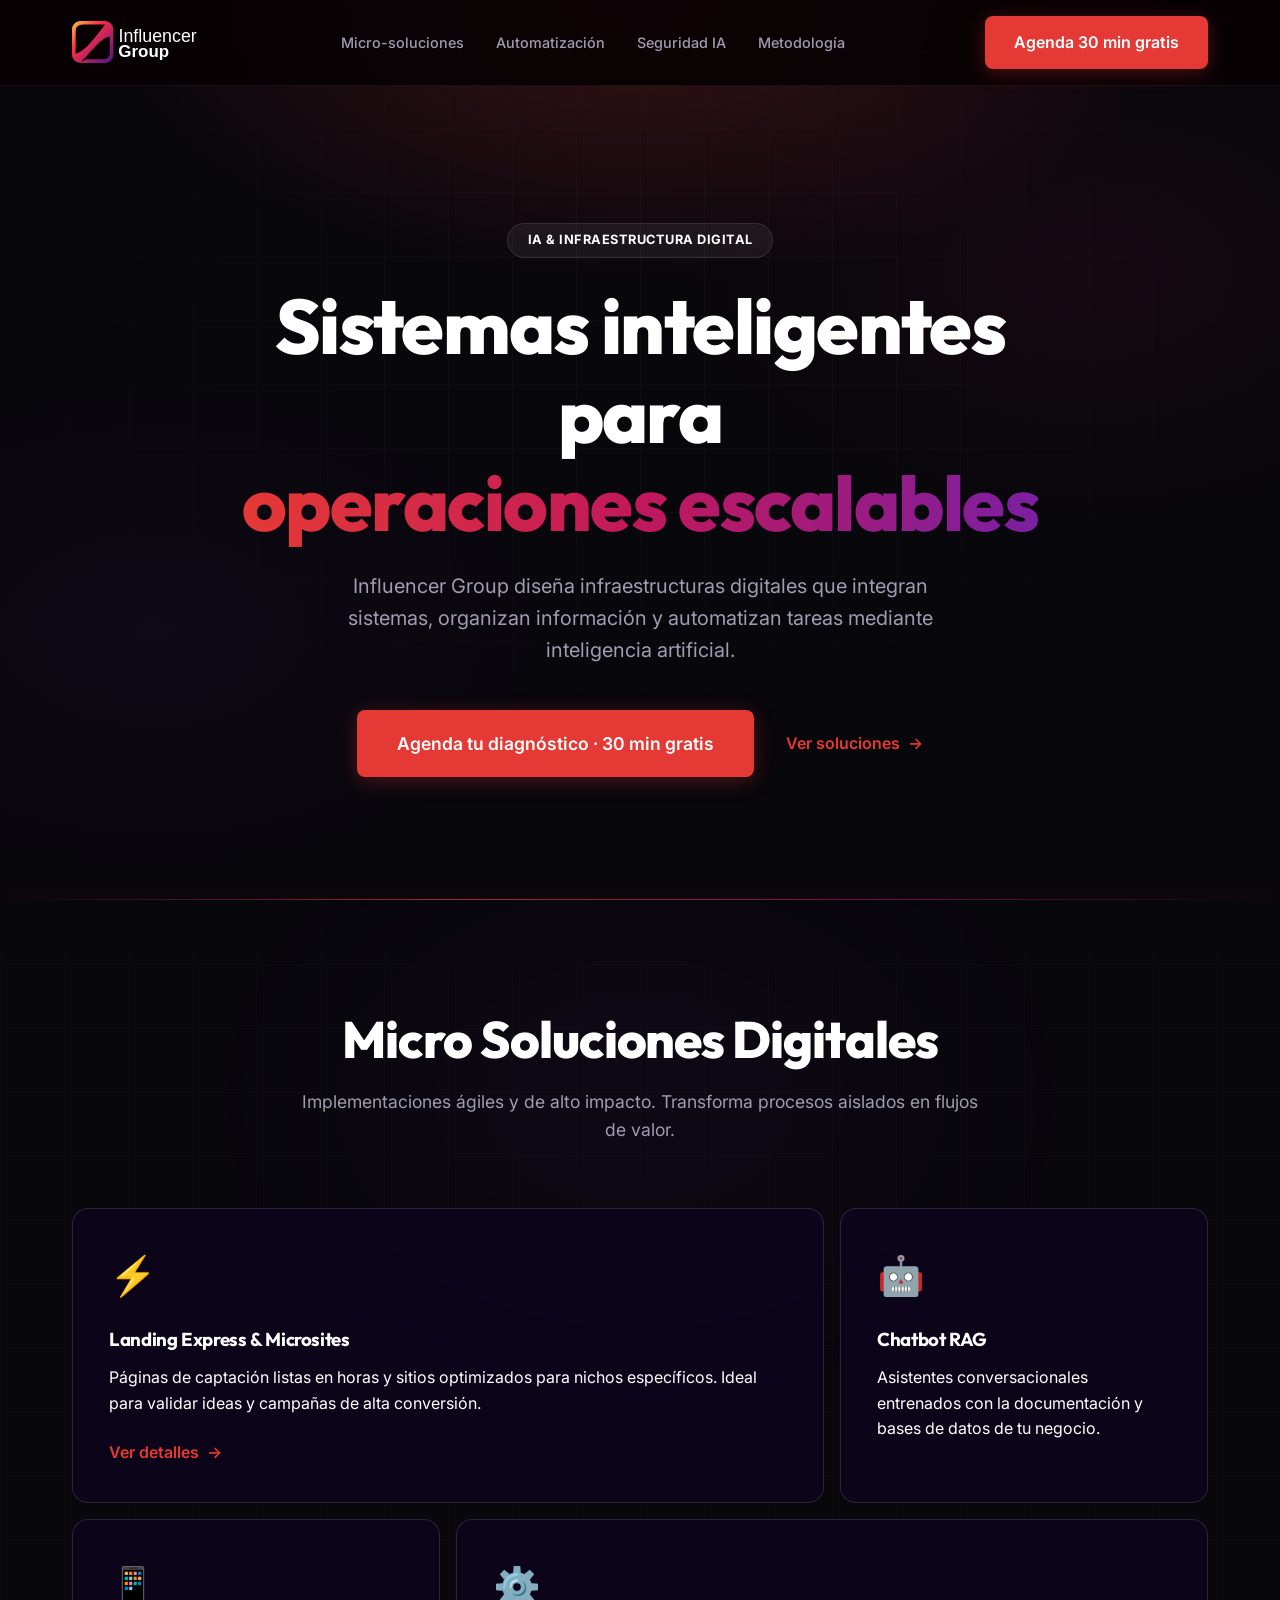
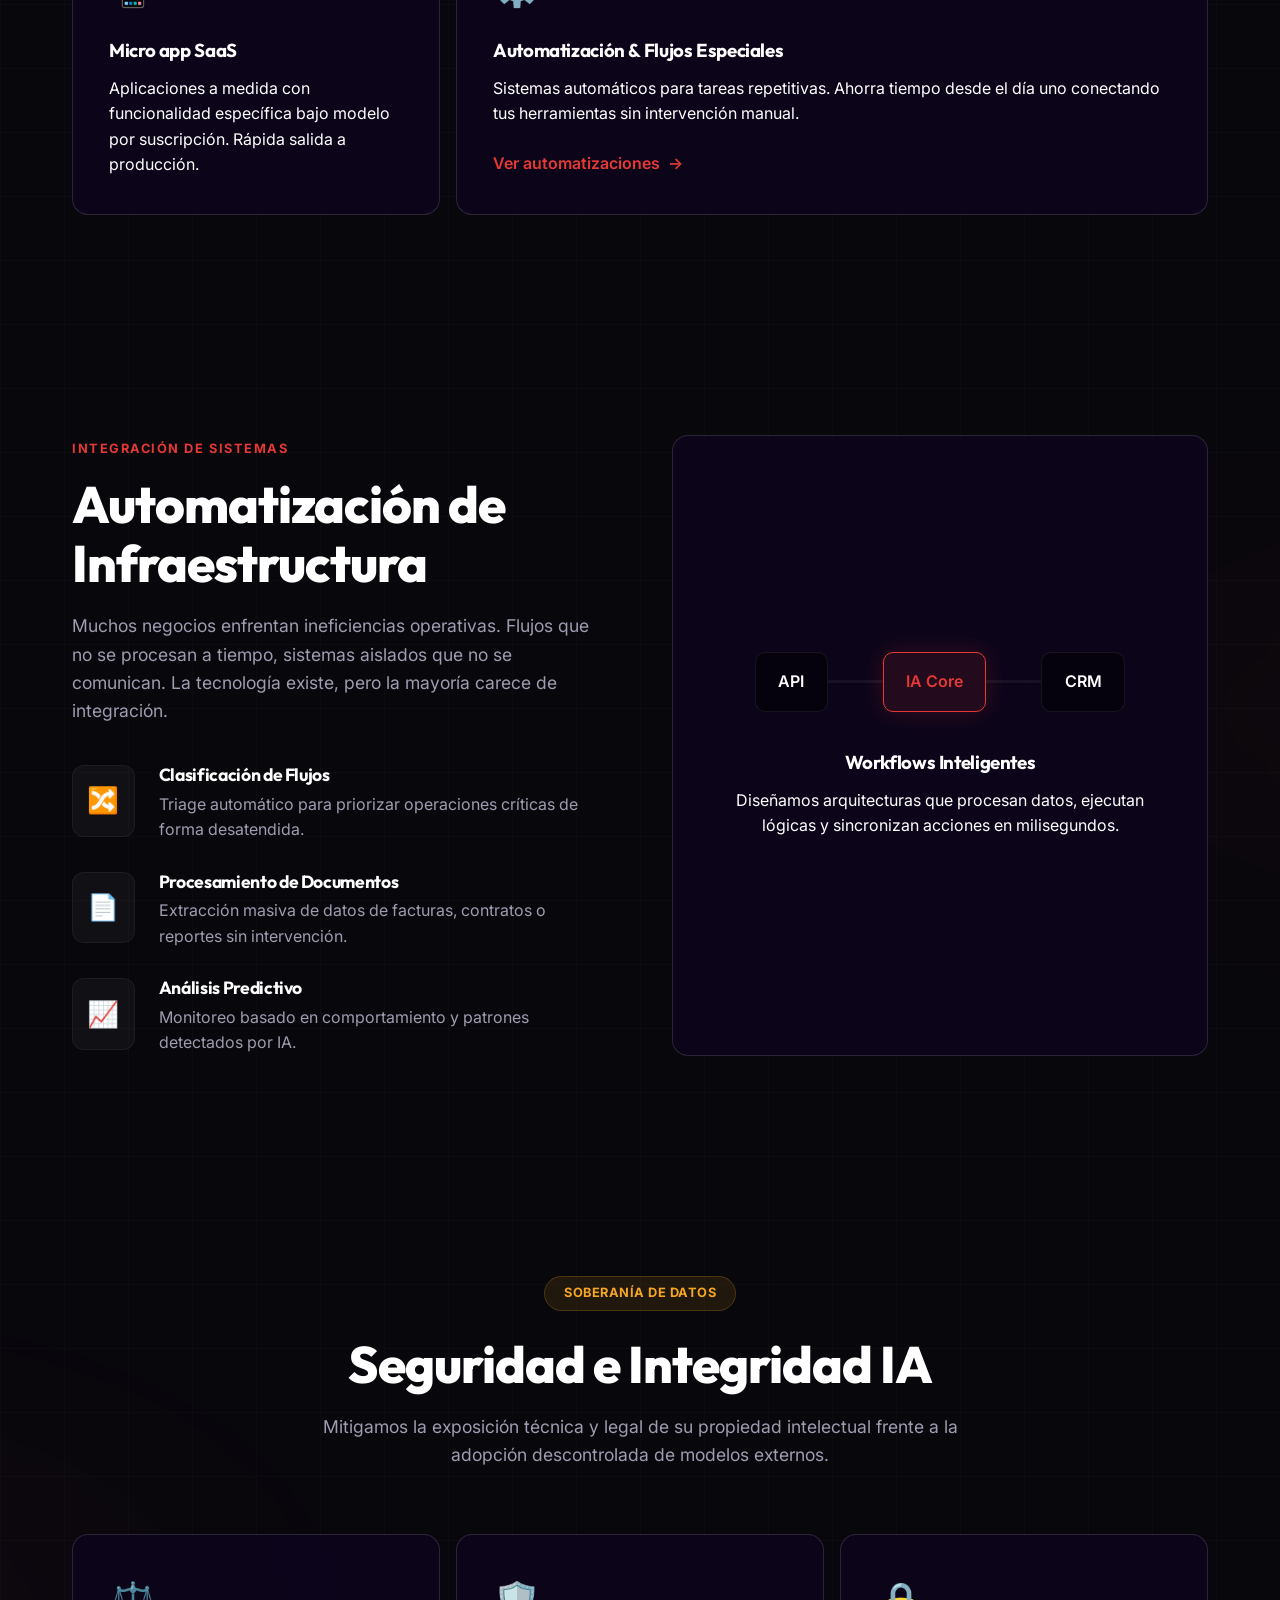
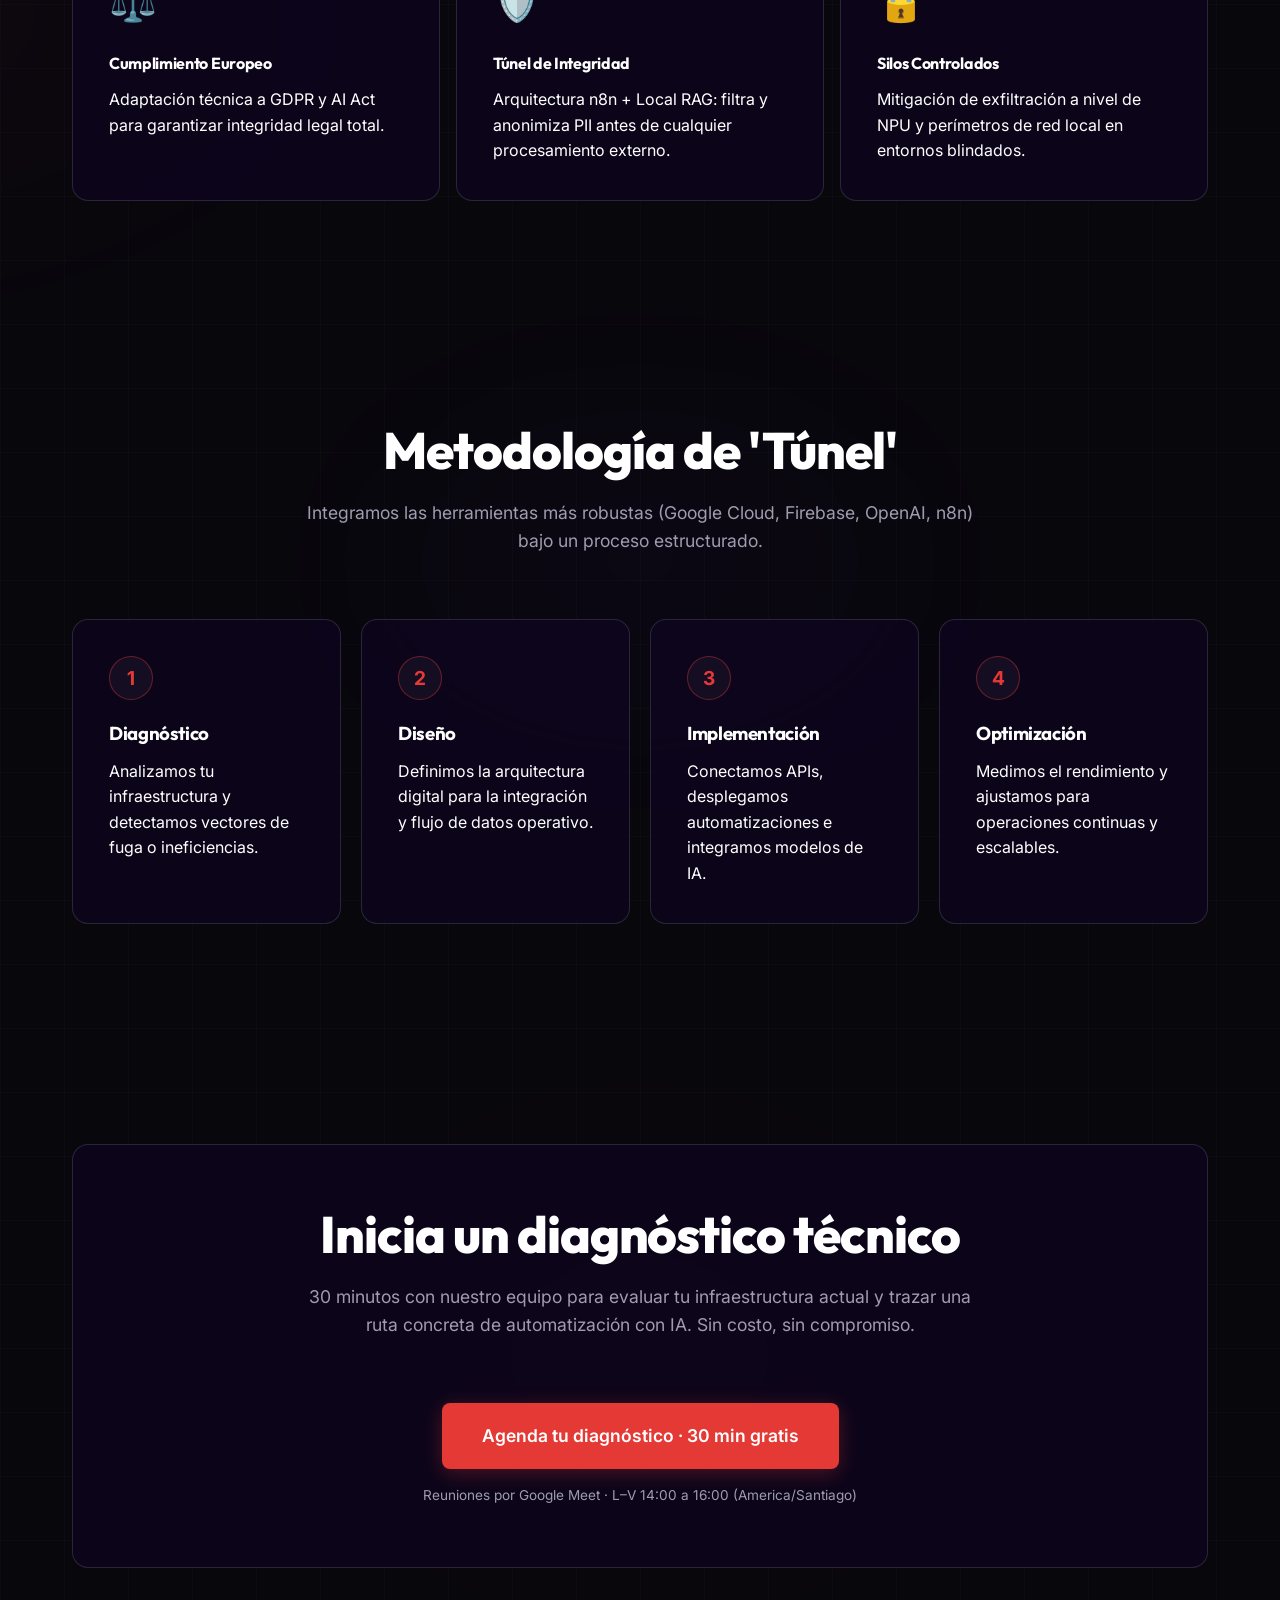
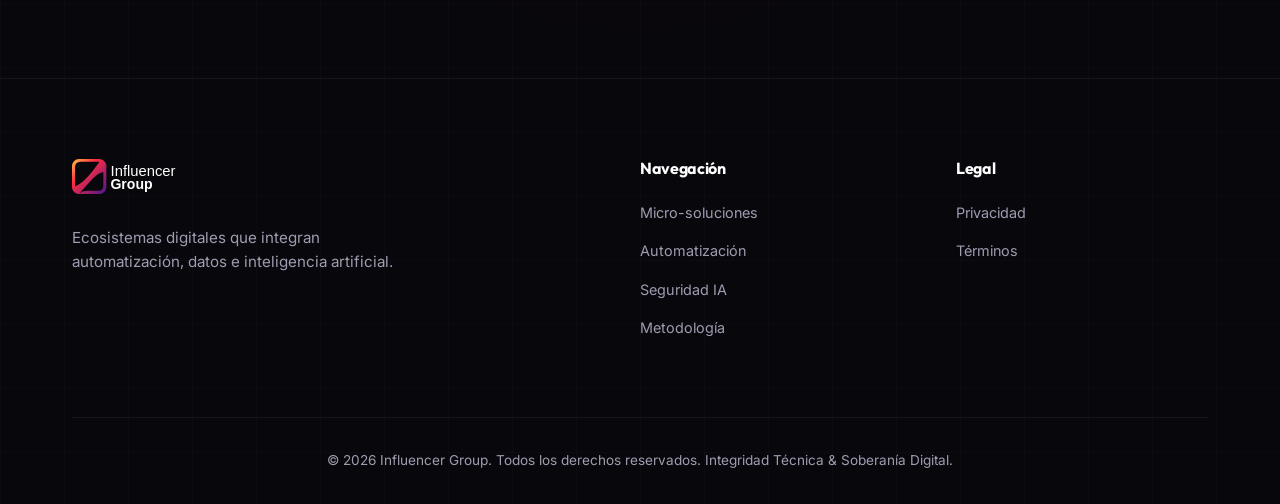
<file: index.html>
<!DOCTYPE html>
<html lang="es">
<head>
    <meta charset="UTF-8">
    <meta name="viewport" content="width=device-width, initial-scale=1.0">
    <title>Influencer Group | Automatización e Infraestructura IA</title>
    <meta name="description" content="Influencer Group diseña infraestructuras digitales inteligentes, automatiza procesos y crea micro-soluciones con IA para escalar tu negocio.">
    
    <!-- Open Graph / Facebook / WhatsApp -->
    <meta property="og:type" content="website">
    <meta property="og:url" content="https://igapp.cl/">
    <meta property="og:title" content="Influencer Group | Automatización e Infraestructura IA">
    <meta property="og:description" content="Sistemas inteligentes para operaciones escalables. Diseñamos infraestructuras digitales que integran sistemas y automatizan tareas.">
    <meta property="og:image" content="https://igapp.cl/Logo%20Influencer%20Whastapp.png">
    <meta property="og:image:secure_url" content="https://igapp.cl/Logo%20Influencer%20Whastapp.png">
    <meta property="og:image:type" content="image/png">

    <!-- Twitter -->
    <meta property="twitter:card" content="summary_large_image">
    <meta property="twitter:url" content="https://igapp.cl/">
    <meta property="twitter:title" content="Influencer Group | Automatización e Infraestructura IA">
    <meta property="twitter:description" content="Sistemas inteligentes para operaciones escalables. Diseñamos infraestructuras digitales que integran sistemas y automatizan tareas.">
    <meta property="twitter:image" content="https://igapp.cl/Logo%20Influencer%20Whastapp.png">

    <link rel="stylesheet" href="style.css">
    <link href="https://fonts.googleapis.com/css2?family=Inter:wght@400;500;600&family=Outfit:wght@500;700;800&display=swap" rel="stylesheet">
</head>
<body>

<header class="header">
    <div class="container header-container">
        <a href="#" class="logo"><img src="./logo Influencer Group 2026 v1.svg" alt="Influencer Group"></a>
        <nav class="nav">
            <ul class="nav-list">
                <li><a href="#micro-soluciones">Micro-soluciones</a></li>
                <li><a href="#automatizacion">Automatización</a></li>
                <li><a href="#seguridad">Seguridad IA</a></li>
                <li><a href="#proceso">Metodología</a></li>
            </ul>
        </nav>
        <a href="#contacto" class="btn btn-primary"
           data-cal-namespace="asesoria-30min"
           data-cal-link="influencergroup/asesoria-30min"
           data-cal-config='{"layout":"month_view","theme":"auto"}'>Agenda 30 min gratis</a>
        <div class="mobile-menu-btn"><span></span><span></span><span></span></div>
    </div>
</header>

<!-- HERO: near-black + massive warm red-orange glow -->
<section class="hero" id="inicio">
    <canvas id="hero-canvas"></canvas>
    <div class="container text-center hero-inner">
        <div class="hero-content mx-auto">
            <span class="badge">IA & Infraestructura Digital</span>
            <h1 class="hero-title">Sistemas inteligentes para<br><span>operaciones escalables</span></h1>
            <p class="hero-subtitle">Influencer Group diseña infraestructuras digitales que integran sistemas, organizan información y automatizan tareas mediante inteligencia artificial.</p>
            <div class="hero-actions">
                <a href="#contacto" class="btn btn-primary btn-large"
                   data-cal-namespace="asesoria-30min"
                   data-cal-link="influencergroup/asesoria-30min"
                   data-cal-config='{"layout":"month_view","theme":"auto"}'>Agenda tu diagnóstico · 30 min gratis</a>
                <a href="#micro-soluciones" class="btn-link">Ver soluciones <span class="arrow">→</span></a>
            </div>
        </div>
    </div>
    <div class="hero-horizon"></div>
</section>

<!-- SECTIONS WRAPPER: deep purple + dots background -->
<div class="sections-bg">

<section class="section" id="micro-soluciones">
    <div class="container">
        <div class="section-header text-center reveal">
            <h2 class="section-title">Micro Soluciones Digitales</h2>
            <p class="section-desc mx-auto">Implementaciones ágiles y de alto impacto. Transforma procesos aislados en flujos de valor.</p>
        </div>
        <div class="bento-grid">
            <div class="bento-card bento-span-2 glass-card reveal">
                <div class="card-icon">⚡</div>
                <h3>Landing Express & Microsites</h3>
                <p>Páginas de captación listas en horas y sitios optimizados para nichos específicos. Ideal para validar ideas y campañas de alta conversión.</p>
                <a href="./landingexpress/index.html" class="btn-link mt-4">Ver detalles <span class="arrow">→</span></a>
            </div>
            <div class="bento-card bento-span-1 glass-card reveal" style="transition-delay:100ms">
                <div class="card-icon">🤖</div>
                <h3>Chatbot RAG</h3>
                <p>Asistentes conversacionales entrenados con la documentación y bases de datos de tu negocio.</p>
            </div>
            <div class="bento-card bento-span-1 glass-card reveal">
                <div class="card-icon">📱</div>
                <h3>Micro app SaaS</h3>
                <p>Aplicaciones a medida con funcionalidad específica bajo modelo por suscripción. Rápida salida a producción.</p>
            </div>
            <div class="bento-card bento-span-2 glass-card reveal" style="transition-delay:100ms">
                <div class="card-icon">⚙️</div>
                <h3>Automatización & Flujos Especiales</h3>
                <p>Sistemas automáticos para tareas repetitivas. Ahorra tiempo desde el día uno conectando tus herramientas sin intervención manual.</p>
                <a href="#contacto" class="btn-link mt-4">Ver automatizaciones <span class="arrow">→</span></a>
            </div>
        </div>
    </div>
</section>

<section class="section" id="automatizacion">
    <div class="container">
        <div class="grid grid-2 align-center gap-large">
            <div class="reveal">
                <span class="eyebrow">Integración de Sistemas</span>
                <h2 class="section-title">Automatización de<br>Infraestructura</h2>
                <p class="section-desc text-left">Muchos negocios enfrentan ineficiencias operativas. Flujos que no se procesan a tiempo, sistemas aislados que no se comunican. La tecnología existe, pero la mayoría carece de integración.</p>
                <div class="feature-rows">
                    <div class="feature-row">
                        <div class="feature-icon">🔀</div>
                        <div><h4>Clasificación de Flujos</h4><p>Triage automático para priorizar operaciones críticas de forma desatendida.</p></div>
                    </div>
                    <div class="feature-row">
                        <div class="feature-icon">📄</div>
                        <div><h4>Procesamiento de Documentos</h4><p>Extracción masiva de datos de facturas, contratos o reportes sin intervención.</p></div>
                    </div>
                    <div class="feature-row">
                        <div class="feature-icon">📈</div>
                        <div><h4>Análisis Predictivo</h4><p>Monitoreo basado en comportamiento y patrones detectados por IA.</p></div>
                    </div>
                </div>
            </div>
            <div class="visual-box glass-card reveal">
                <div class="workflow-animation">
                    <div class="node">API</div>
                    <div class="line"></div>
                    <div class="node main-node">IA Core</div>
                    <div class="line"></div>
                    <div class="node">CRM</div>
                </div>
                <h3>Workflows Inteligentes</h3>
                <p>Diseñamos arquitecturas que procesan datos, ejecutan lógicas y sincronizan acciones en milisegundos.</p>
            </div>
        </div>
    </div>
</section>

<section class="section" id="seguridad">
    <div class="container">
        <div class="section-header text-center reveal">
            <span class="badge badge-warning">Soberanía de Datos</span>
            <h2 class="section-title">Seguridad e Integridad IA</h2>
            <p class="section-desc mx-auto">Mitigamos la exposición técnica y legal de su propiedad intelectual frente a la adopción descontrolada de modelos externos.</p>
        </div>
        <div class="bento-grid grid-3">
            <div class="bento-card glass-card reveal">
                <div class="card-icon">⚖️</div>
                <h4>Cumplimiento Europeo</h4>
                <p>Adaptación técnica a GDPR y AI Act para garantizar integridad legal total.</p>
            </div>
            <div class="bento-card glass-card reveal" style="transition-delay:100ms">
                <div class="card-icon">🛡️</div>
                <h4>Túnel de Integridad</h4>
                <p>Arquitectura n8n + Local RAG: filtra y anonimiza PII antes de cualquier procesamiento externo.</p>
            </div>
            <div class="bento-card glass-card reveal" style="transition-delay:200ms">
                <div class="card-icon">🔒</div>
                <h4>Silos Controlados</h4>
                <p>Mitigación de exfiltración a nivel de NPU y perímetros de red local en entornos blindados.</p>
            </div>
        </div>
    </div>
</section>

<section class="section" id="proceso">
    <div class="container">
        <div class="section-header text-center reveal">
            <h2 class="section-title">Metodología de 'Túnel'</h2>
            <p class="section-desc mx-auto">Integramos las herramientas más robustas (Google Cloud, Firebase, OpenAI, n8n) bajo un proceso estructurado.</p>
        </div>
        <div class="process-steps">
            <div class="step glass-card reveal"><div class="step-number">1</div><h3>Diagnóstico</h3><p>Analizamos tu infraestructura y detectamos vectores de fuga o ineficiencias.</p></div>
            <div class="step glass-card reveal" style="transition-delay:100ms"><div class="step-number">2</div><h3>Diseño</h3><p>Definimos la arquitectura digital para la integración y flujo de datos operativo.</p></div>
            <div class="step glass-card reveal" style="transition-delay:200ms"><div class="step-number">3</div><h3>Implementación</h3><p>Conectamos APIs, desplegamos automatizaciones e integramos modelos de IA.</p></div>
            <div class="step glass-card reveal" style="transition-delay:300ms"><div class="step-number">4</div><h3>Optimización</h3><p>Medimos el rendimiento y ajustamos para operaciones continuas y escalables.</p></div>
        </div>
    </div>
</section>

<section class="section" id="contacto">
    <div class="container text-center reveal">
        <div class="glass-card p-large">
            <h2 class="section-title">Inicia un diagnóstico técnico</h2>
            <p class="section-desc mx-auto">30 minutos con nuestro equipo para evaluar tu infraestructura actual y trazar una ruta concreta de automatización con IA. Sin costo, sin compromiso.</p>
            <a href="#" class="btn btn-primary btn-large mt-4"
               data-cal-namespace="asesoria-30min"
               data-cal-link="influencergroup/asesoria-30min"
               data-cal-config='{"layout":"month_view","theme":"auto"}'>Agenda tu diagnóstico · 30 min gratis</a>
            <p style="margin-top: 1rem; font-size: 0.85rem; color: var(--text-muted);">Reuniones por Google Meet · L–V 14:00 a 16:00 (America/Santiago)</p>
        </div>
    </div>
</section>

<footer class="footer">
    <div class="container">
        <div class="footer-grid">
            <div class="footer-brand">
                <img src="./logo Influencer Group 2026 v1.svg" alt="Influencer Group" class="footer-logo">
                <p>Ecosistemas digitales que integran automatización, datos e inteligencia artificial.</p>
            </div>
            <div class="footer-links">
                <h4>Navegación</h4>
                <ul>
                    <li><a href="#micro-soluciones">Micro-soluciones</a></li>
                    <li><a href="#automatizacion">Automatización</a></li>
                    <li><a href="#seguridad">Seguridad IA</a></li>
                    <li><a href="#proceso">Metodología</a></li>
                </ul>
            </div>
            <div class="footer-links">
                <h4>Legal</h4>
                <ul>
                    <li><a href="#">Privacidad</a></li>
                    <li><a href="#">Términos</a></li>
                </ul>
            </div>
        </div>
        <div class="footer-bottom">
            <p>&copy; 2026 Influencer Group. Todos los derechos reservados. Integridad Técnica & Soberanía Digital.</p>
        </div>
    </div>
</footer>

</div><!-- end .sections-bg -->

<script src="script.js"></script>

<!-- Cal.com embed loader (Asesoría IGApp 30min) -->
<script type="text/javascript">
(function (C, A, L) {
  let p = function (a, ar) { a.q.push(ar); };
  let d = C.document;
  C.Cal = C.Cal || function () {
    let cal = C.Cal; let ar = arguments;
    if (!cal.loaded) {
      cal.ns = {}; cal.q = cal.q || [];
      d.head.appendChild(d.createElement("script")).src = A;
      cal.loaded = true;
    }
    if (ar[0] === L) {
      const api = function () { p(api, arguments); };
      const namespace = ar[1]; api.q = api.q || [];
      if (typeof namespace === "string") {
        cal.ns[namespace] = cal.ns[namespace] || api;
        p(cal.ns[namespace], ar); p(cal, ["initNamespace", namespace]);
      } else { p(cal, ar); }
      return;
    }
    p(cal, ar);
  };
})(window, "https://app.cal.com/embed/embed.js", "init");
Cal("init", "asesoria-30min", { origin: "https://cal.com" });
Cal.ns["asesoria-30min"]("ui", {
  theme: "auto",
  cssVarsPerTheme: { light: { "cal-brand": "#0091FF" }, dark: { "cal-brand": "#0091FF" } },
  hideEventTypeDetails: false,
  layout: "month_view"
});
</script>
<!-- /Cal.com embed -->
</body>
</html>
</file>
<file: style.css>
:root {
    --accent-primary: #E53935;
    --accent-primary-hover: #ff4d49;
    --accent-secondary: #7B1FA2;
    --accent-tertiary: #C2185B;
    --warning: #f5a623;
    --text-main: #ffffff;
    --text-muted: #a09cb0;
    --glass-border: rgba(255,255,255,0.07);
    --glass-radius: 16px;
    --font-heading: 'Outfit', sans-serif;
    --font-body: 'Inter', sans-serif;
    --transition: all 0.3s cubic-bezier(0.4,0,0.2,1);
}

*{margin:0;padding:0;box-sizing:border-box;}
html{
    scroll-behavior:smooth;
    overflow-x:hidden; /* prevent any element from causing horizontal scroll */
}
body {
    font-family: var(--font-body);
    color: var(--text-main);
    overflow-x: hidden; /* belt AND suspenders */
    line-height: 1.6;
}

a{text-decoration:none;color:inherit;transition:var(--transition);}
ul{list-style:none;}

.container{max-width:1200px;margin:0 auto;padding:0 2rem;}
.text-center{text-align:center;}
.text-left{text-align:left;}
.mx-auto{margin-left:auto;margin-right:auto;}
.mt-4{margin-top:1.5rem;display:inline-block;}
.gap-large{gap:4rem!important;}

/* ─── TYPOGRAPHY ──────────────────────────────────────── */
h1,h2,h3,h4{
    font-family:var(--font-heading);
    line-height:1.15;
    margin-bottom:.9rem;
    color:#fff;
    letter-spacing:-0.02em;
}
.section-title{font-size:3.2rem;font-weight:800;margin-bottom:1.2rem;}
.section-desc{color:var(--text-muted);font-size:1.1rem;margin-bottom:2.5rem;max-width:680px;}
.section-desc.mx-auto{margin-left:auto;margin-right:auto;}
.eyebrow{color:var(--accent-primary);text-transform:uppercase;font-weight:700;font-size:.8rem;letter-spacing:.12em;margin-bottom:1rem;display:inline-block;}

/* ─── BUTTONS ─────────────────────────────────────────── */
.btn{display:inline-block;padding:.85rem 1.8rem;border-radius:8px;font-weight:600;cursor:pointer;text-align:center;border:none;font-family:var(--font-body);transition:var(--transition);font-size:1rem;}
.btn-primary{background:var(--accent-primary);color:#fff;box-shadow:0 4px 20px rgba(229,57,53,.3);}
.btn-primary:hover{background:var(--accent-primary-hover);transform:translateY(-2px);box-shadow:0 8px 30px rgba(229,57,53,.5);}
.btn-large{padding:1.2rem 2.5rem;font-size:1.1rem;}
.btn-block{display:block;width:100%;}
.btn-link{color:var(--accent-primary);font-weight:600;display:inline-flex;align-items:center;gap:8px;font-size:1rem;}
.btn-link .arrow{transition:transform .3s ease;}
.btn-link:hover .arrow{transform:translateX(5px);}

.badge{display:inline-block;padding:.4rem 1.2rem;border-radius:50px;font-size:.8rem;font-weight:700;margin-bottom:1.5rem;background:rgba(255,255,255,.06);color:#fff;border:1px solid rgba(255,255,255,.1);letter-spacing:.5px;text-transform:uppercase;}
.badge-warning{background:rgba(245,166,35,.1);color:var(--warning);border-color:rgba(245,166,35,.2);}

/* ─── HEADER ──────────────────────────────────────────── */
.header{
    position:fixed;top:0;left:0;width:100%;z-index:1000;
    background:rgba(8,2,4,.9);
    backdrop-filter:blur(20px);
    -webkit-backdrop-filter:blur(20px);
    border-bottom:1px solid rgba(255,255,255,.06);
    padding:1rem 0;
    transition:var(--transition);
}
.header-container{
    display:flex;
    justify-content:space-between;
    align-items:center;
    gap:1rem;
}
.logo{
    display:flex;
    align-items:center;
    text-decoration:none;
    flex-shrink:0;
}
.logo img{
    height:42px;
    width:auto;
    object-fit:contain;
    flex-shrink:0;
}
.nav-list{display:flex;gap:2rem;flex-wrap:nowrap;}
.nav-list a{font-size:.9rem;font-weight:500;color:var(--text-muted);white-space:nowrap;}
.nav-list a:hover{color:#fff;}
/* Hamburger: hidden by default, shown via media query */
.mobile-menu-btn{
    display:none;
    cursor:pointer;
    flex-direction:column;
    justify-content:center;
    gap:5px;
    padding:8px;
    flex-shrink:0;
    z-index:1001;
    position:relative;
}
.mobile-menu-btn span{display:block;width:24px;height:2px;background:#fff;border-radius:2px;transition:var(--transition);}

/* ─── HERO ZONE ───────────────────────────────────────── */
/* 
   Background: near-black (#0a0002) with a massive warm red-orange
   radial glow painted on a canvas underneath the content.
*/
.hero{
    position:relative;
    min-height:100vh;
    display:flex;
    align-items:center;
    padding-top:100px;
    overflow:hidden;
    background:#070005; /* very dark base, almost black with red tint */
}

/* Canvas fills the entire hero and is drawn by JS */
#hero-canvas{
    position:absolute;
    top:0;left:0;
    width:100%;height:100%;
    z-index:0;
    display:block;
}

/* Glowing horizon line at the bottom of hero — like n8n */
.hero-horizon{
    position:absolute;
    bottom:0;left:0;right:0;
    height:2px;
    background:linear-gradient(90deg,transparent 0%,rgba(229,57,53,.9) 30%,rgba(194,24,91,.7) 70%,transparent 100%);
    box-shadow:0 0 40px 8px rgba(200,40,20,.5),0 0 100px 30px rgba(180,20,20,.25);
    z-index:1;
}

.hero-inner{position:relative;z-index:2;}
.hero-content{max-width:820px;}

.hero-title{font-size:4.8rem;margin-bottom:1.4rem;font-weight:800;}
.hero-title span{
    background:linear-gradient(to right,var(--accent-primary),var(--accent-tertiary),var(--accent-secondary));
    -webkit-background-clip:text;-webkit-text-fill-color:transparent;
}
.hero-subtitle{font-size:1.25rem;color:var(--text-muted);margin-bottom:2.8rem;max-width:640px;margin-left:auto;margin-right:auto;}
.hero-actions{display:flex;gap:2rem;justify-content:center;align-items:center;}

/* ─── SECTIONS WRAPPER ────────────────────────────────── */
/*
   Deep purple base + dense dot grid.
   Each section has its OWN ambient glow so the page feels
   varied as you scroll — not a flat uniform texture.
*/
.sections-bg{
    background-color:#0c0420;
    background-image:radial-gradient(rgba(180,150,255,.18) 1px, transparent 1px);
    background-size:20px 20px;
    position:relative;
    overflow-x:hidden; /* clip any glow pseudo-elements that bleed right */
}

/* Top transition from hero into sections — keep short so section titles aren't buried */
.sections-bg::before{
    content:'';
    position:absolute;top:0;left:0;right:0;
    height:80px;
    background:linear-gradient(to bottom,#070005,transparent);
    z-index:1;pointer-events:none;
}

/* Per-section ambient glows — overlaid on top of dots */
#micro-soluciones{
    position:relative;
    z-index:2;
}
#micro-soluciones::before{
    content:'';
    position:absolute;
    top:-100px;left:50%;transform:translateX(-50%);
    width:900px;height:600px;
    background:radial-gradient(ellipse at center,rgba(123,31,162,.22) 0%,transparent 65%);
    pointer-events:none;z-index:0;
    filter:blur(60px);
}

#automatizacion{
    position:relative;z-index:2;
}
#automatizacion::before{
    content:'';
    position:absolute;
    top:10%;right:0; /* was right:-100px — that caused overflow */
    width:600px;height:600px;
    background:radial-gradient(ellipse at right center,rgba(229,57,53,.12) 0%,transparent 65%);
    pointer-events:none;z-index:0;
    filter:blur(80px);
    transform:translateX(30%); /* push partially off-screen without overflow */
}

#seguridad{
    position:relative;z-index:2;
}
#seguridad::before{
    content:'';
    position:absolute;
    top:20%;left:0; /* was left:-100px */
    width:600px;height:600px;
    background:radial-gradient(ellipse at left center,rgba(194,24,91,.14) 0%,transparent 65%);
    pointer-events:none;z-index:0;
    filter:blur(80px);
    transform:translateX(-30%);
}

#proceso{
    position:relative;z-index:2;
}
#proceso::before{
    content:'';
    position:absolute;
    top:0;left:50%;transform:translateX(-50%);
    width:800px;height:500px;
    background:radial-gradient(ellipse at center,rgba(100,20,180,.18) 0%,transparent 60%);
    pointer-events:none;z-index:0;
    filter:blur(70px);
}

#contacto{
    position:relative;z-index:2;
}
#contacto::before{
    content:'';
    position:absolute;
    top:50%;left:50%;transform:translate(-50%,-50%);
    width:800px;height:600px;
    background:radial-gradient(ellipse at center,rgba(229,57,53,.15) 0%,transparent 60%);
    pointer-events:none;z-index:0;
    filter:blur(80px);
}

/* ─── GLASS CARDS ──────────────────────────────────────── */
.glass-card{
    background:rgba(14,5,30,.85);
    border:1px solid rgba(255,255,255,.13); /* more visible border */
    border-radius:var(--glass-radius);
    padding:36px;
    transition:var(--transition);
    position:relative;
    overflow:hidden;
    z-index:2;
}
.glass-card:hover{
    border-color:rgba(255,255,255,.25);
    transform:translateY(-4px);
    box-shadow:0 20px 50px rgba(0,0,0,.7);
}
.p-large{padding:60px;}

/* ─── SECTIONS ────────────────────────────────────────── */
/* scroll-margin-top compensates for the fixed header height so anchor
   links land with the section title visible, not hidden behind the nav */
.section{
    padding:110px 0;
    position:relative;
    z-index:2;
    scroll-margin-top:80px;
}
/* Ensure section container content always sits above ambient glow ::before */
.section > .container{
    position:relative;
    z-index:2;
}
.section-header{margin-bottom:4rem;}

.grid{display:grid;gap:24px;}
.grid-2{grid-template-columns:repeat(2,1fr);}
.grid-3{grid-template-columns:repeat(3,1fr);}
.align-center{align-items:center;}

/* ─── BENTO GRID ──────────────────────────────────────── */
.bento-grid{display:grid;grid-template-columns:repeat(3,1fr);gap:16px;}
.bento-span-2{grid-column:span 2;}
.bento-span-1{grid-column:span 1;}
.card-icon{font-size:2.4rem;margin-bottom:1.4rem;display:inline-block;}

/* ─── FEATURE ROWS ────────────────────────────────────── */
.feature-rows{margin-top:2.5rem;display:flex;flex-direction:column;gap:1.8rem;}
.feature-row{display:flex;gap:1.5rem;align-items:flex-start;}
.feature-icon{font-size:1.6rem;background:rgba(255,255,255,.04);padding:.9rem;border-radius:12px;border:1px solid rgba(255,255,255,.05);flex-shrink:0;}
.feature-row h4{margin-bottom:.4rem;font-size:1.1rem;}
.feature-row p{color:var(--text-muted);}

/* ─── WORKFLOW ANIMATION ──────────────────────────────── */
.visual-box{text-align:center;height:100%;display:flex;flex-direction:column;justify-content:center;}
.workflow-animation{display:flex;align-items:center;justify-content:center;margin-bottom:2.5rem;}
.node{background:rgba(0,0,0,.5);border:1px solid var(--glass-border);padding:1rem 1.4rem;border-radius:10px;font-weight:600;}
.main-node{background:rgba(229,57,53,.1);border-color:var(--accent-primary);color:var(--accent-primary);box-shadow:0 0 25px rgba(229,57,53,.2);}
.line{height:3px;width:55px;background:linear-gradient(90deg,rgba(255,255,255,.05) 50%,var(--accent-secondary) 50%);background-size:200% 100%;animation:flowData 2s linear infinite;}
@keyframes flowData{0%{background-position:100% 0}100%{background-position:-100% 0}}

/* ─── PROCESS STEPS ───────────────────────────────────── */
.process-steps{display:grid;grid-template-columns:repeat(4,1fr);gap:20px;}
.step-number{width:44px;height:44px;background:rgba(255,255,255,.04);border:1px solid rgba(229,57,53,.4);color:var(--accent-primary);display:flex;align-items:center;justify-content:center;border-radius:50%;font-size:1.2rem;font-weight:700;margin-bottom:1.4rem;}

/* ─── CONTACT FORM ────────────────────────────────────── */
.contact-wrapper{text-align:left;}
.contact-form{max-width:520px;margin:0 auto;text-align:left;}
.form-group{margin-bottom:1.4rem;}
input,textarea{width:100%;padding:1.1rem;background:rgba(0,0,0,.45);border:1px solid rgba(255,255,255,.1);border-radius:12px;color:var(--text-main);font-family:var(--font-body);font-size:1rem;outline:none;transition:var(--transition);}
input:focus,textarea:focus{border-color:var(--accent-primary);box-shadow:0 0 0 3px rgba(229,57,53,.15);}

/* ─── FOOTER ──────────────────────────────────────────── */
.footer{padding:5rem 0 2rem;border-top:1px solid rgba(255,255,255,.05);position:relative;z-index:2;}
.footer-grid{display:grid;grid-template-columns:2fr 1fr 1fr;gap:4rem;margin-bottom:4rem;}
.footer-logo{height:35px;margin-bottom:1.5rem;}
.footer-brand p{color:var(--text-muted);font-size:.95rem;max-width:340px;}
.footer-links h4{color:#fff;margin-bottom:1.4rem;font-size:1rem;}
.footer-links ul li{margin-bottom:.8rem;}
.footer-links ul a{color:var(--text-muted);font-size:.9rem;}
.footer-links ul a:hover{color:var(--accent-primary);}
.footer-bottom{text-align:center;padding-top:2rem;border-top:1px solid rgba(255,255,255,.05);color:var(--text-muted);font-size:.85rem;}

/* ─── REVEAL ANIMATION ────────────────────────────────── */
.reveal{opacity:0;transform:translateY(40px);transition:all .8s cubic-bezier(.4,0,.2,1);}
.reveal.active{opacity:1;transform:translateY(0);}

/* ─── RESPONSIVE ──────────────────────────────────────── */
@media(max-width:1024px){
    .bento-grid,.grid-3{grid-template-columns:repeat(2,1fr);}
    .bento-span-2{grid-column:span 2;}
    .hero-title{font-size:3.5rem;}
    .process-steps{grid-template-columns:repeat(2,1fr);}
    .section{padding:80px 0;}
}

/* Tablet: hide desktop nav, show hamburger */
@media(max-width:900px){
    .nav{
        display:none;
        position:fixed;
        top:0;left:0;
        width:100%;height:100vh;
        background:rgba(7,0,5,.97);
        backdrop-filter:blur(24px);
        -webkit-backdrop-filter:blur(24px);
        flex-direction:column;
        justify-content:center;
        align-items:center;
        z-index:999;
        padding:2rem;
    }
    .nav.active{display:flex;}
    .nav-list{flex-direction:column;text-align:center;gap:2rem;}
    .nav-list a{font-size:1.4rem;color:#fff;}
    .mobile-menu-btn{display:flex;}
    .header .btn-primary{display:none;}
}

/* Mobile */
@media(max-width:600px){
    .bento-grid,.grid-2,.grid-3,.process-steps{grid-template-columns:1fr;}
    .bento-span-2{grid-column:span 1;}
    .footer-grid{grid-template-columns:1fr;text-align:center;gap:2rem;}
    .footer-brand p{margin:0 auto;}
    .hero-title{font-size:2.4rem;}
    .hero-subtitle{font-size:1.05rem;}
    .hero-actions{flex-direction:column;gap:1rem;}
    .hero{padding-top:90px;text-align:center;}
    .glass-card{padding:22px;}
    .p-large{padding:28px;}
    .section-title{font-size:2rem;}
    .section{padding:56px 0;scroll-margin-top:70px;}
    .section-header{margin-bottom:2rem;}
    .section-desc{font-size:1rem;margin-bottom:1.5rem;}
    .gap-large{gap:2rem!important;}
    .bento-grid{gap:12px;}
    .card-icon{font-size:2rem;margin-bottom:1rem;}
    .feature-rows{gap:1.2rem;margin-top:1.5rem;}
    .process-steps{gap:12px;}
    .step-number{width:36px;height:36px;font-size:1rem;}
    .workflow-animation{gap:0;}
    .line{width:36px;}
    .footer{padding:3rem 0 1.5rem;}
    .footer-grid{gap:1.5rem;}
    .footer-bottom{font-size:.8rem;}
}

/* ─── FONDO v2 (nov 2026): base tinta + grilla fina + auroras suaves ─── */
body{background:#08070c;}
#hero-canvas{display:none;}
.hero{
    background:
        radial-gradient(ellipse 60% 45% at 50% 0%, rgba(229,57,53,.22) 0%, transparent 70%),
        radial-gradient(ellipse 45% 40% at 85% 30%, rgba(194,24,91,.07) 0%, transparent 70%),
        radial-gradient(ellipse 45% 40% at 12% 70%, rgba(123,31,162,.06) 0%, transparent 70%),
        #08070c;
}
.hero::before{
    content:'';position:absolute;inset:0;z-index:0;pointer-events:none;
    background-image:
        linear-gradient(rgba(255,255,255,.025) 1px, transparent 1px),
        linear-gradient(90deg, rgba(255,255,255,.025) 1px, transparent 1px);
    background-size:64px 64px;
    -webkit-mask-image:radial-gradient(ellipse 70% 60% at 50% 40%, #000 30%, transparent 80%);
            mask-image:radial-gradient(ellipse 70% 60% at 50% 40%, #000 30%, transparent 80%);
}
.hero-horizon{
    height:1px;
    background:linear-gradient(90deg,transparent 0%,rgba(229,57,53,.7) 35%,rgba(194,24,91,.6) 65%,transparent 100%);
    box-shadow:0 0 24px 2px rgba(229,57,53,.15);
}
.sections-bg{
    background-color:#08070c;
    background-image:
        linear-gradient(rgba(255,255,255,.015) 1px, transparent 1px),
        linear-gradient(90deg, rgba(255,255,255,.015) 1px, transparent 1px);
    background-size:64px 64px;
}
.sections-bg::before{background:linear-gradient(to bottom,#08070c,transparent);}
#micro-soluciones::before,#automatizacion::before,#seguridad::before,#proceso::before,#contacto::before{opacity:.35;}
</file>
